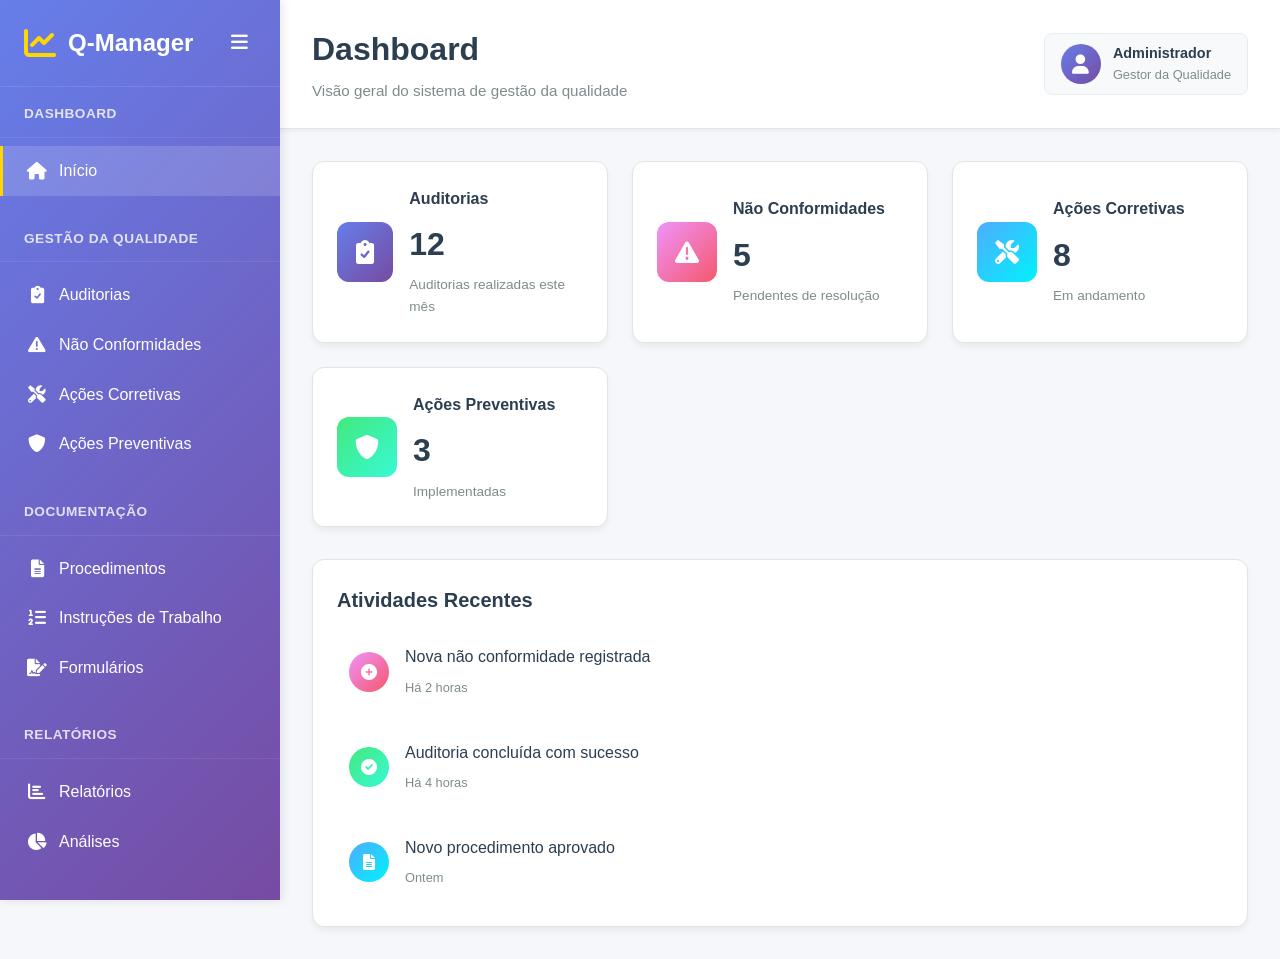
<file: index.html>
<!DOCTYPE html>
<html lang="pt-BR">
<head>
    <meta charset="UTF-8">
    <meta name="viewport" content="width=device-width, initial-scale=1.0">
    <title>Q-Manager - Sistema de Gerenciamento da Qualidade</title>
    <link rel="stylesheet" href="styles.css">
    <link href="https://cdnjs.cloudflare.com/ajax/libs/font-awesome/6.0.0/css/all.min.css" rel="stylesheet">
</head>
<body>
    <div class="app-container">
        <!-- Sidebar -->
        <nav class="sidebar">
            <div class="sidebar-header">
                <div class="logo">
                    <i class="fas fa-chart-line"></i>
                    <span>Q-Manager</span>
                </div>
                <button class="sidebar-toggle" id="sidebarToggle">
                    <i class="fas fa-bars"></i>
                </button>
            </div>
            
            <div class="sidebar-menu">
                <div class="menu-section">
                    <h3>Dashboard</h3>
                    <ul class="menu-items">
                        <li class="menu-item active" data-page="dashboard">
                            <i class="fas fa-home"></i>
                            <span>Início</span>
                        </li>
                    </ul>
                </div>
                
                <div class="menu-section">
                    <h3>Gestão da Qualidade</h3>
                    <ul class="menu-items">
                        <li class="menu-item" data-page="audits">
                            <i class="fas fa-clipboard-check"></i>
                            <span>Auditorias</span>
                        </li>
                        <li class="menu-item" data-page="non-conformities">
                            <i class="fas fa-exclamation-triangle"></i>
                            <span>Não Conformidades</span>
                        </li>
                        <li class="menu-item" data-page="corrective-actions">
                            <i class="fas fa-tools"></i>
                            <span>Ações Corretivas</span>
                        </li>
                        <li class="menu-item" data-page="preventive-actions">
                            <i class="fas fa-shield-alt"></i>
                            <span>Ações Preventivas</span>
                        </li>
                    </ul>
                </div>
                
                <div class="menu-section">
                    <h3>Documentação</h3>
                    <ul class="menu-items">
                        <li class="menu-item" data-page="procedures">
                            <i class="fas fa-file-alt"></i>
                            <span>Procedimentos</span>
                        </li>
                        <li class="menu-item" data-page="work-instructions">
                            <i class="fas fa-list-ol"></i>
                            <span>Instruções de Trabalho</span>
                        </li>
                        <li class="menu-item" data-page="forms">
                            <i class="fas fa-file-signature"></i>
                            <span>Formulários</span>
                        </li>
                    </ul>
                </div>
                
                <div class="menu-section">
                    <h3>Relatórios</h3>
                    <ul class="menu-items">
                        <li class="menu-item" data-page="reports">
                            <i class="fas fa-chart-bar"></i>
                            <span>Relatórios</span>
                        </li>
                        <li class="menu-item" data-page="analytics">
                            <i class="fas fa-chart-pie"></i>
                            <span>Análises</span>
                        </li>
                    </ul>
                </div>
                
                <div class="menu-section">
                    <h3>Configurações</h3>
                    <ul class="menu-items">
                        <li class="menu-item" data-page="users">
                            <i class="fas fa-users"></i>
                            <span>Usuários</span>
                        </li>
                        <li class="menu-item" data-page="settings">
                            <i class="fas fa-cog"></i>
                            <span>Configurações</span>
                        </li>
                    </ul>
                </div>
            </div>
        </nav>
        
        <!-- Main Content -->
        <main class="main-content">
            <header class="top-header">
                <div class="header-left">
                    <h1 id="pageTitle">Dashboard</h1>
                    <p id="pageDescription">Visão geral do sistema de gestão da qualidade</p>
                </div>
                <div class="header-right">
                    <div class="user-info">
                        <div class="user-avatar">
                            <i class="fas fa-user"></i>
                        </div>
                        <div class="user-details">
                            <span class="user-name">Administrador</span>
                            <span class="user-role">Gestor da Qualidade</span>
                        </div>
                    </div>
                </div>
            </header>
            
            <div class="content-area">
                <div id="pageContent" class="page-content">
                    <!-- Dashboard Content -->
                    <div class="dashboard-grid">
                        <div class="dashboard-card">
                            <div class="card-icon">
                                <i class="fas fa-clipboard-check"></i>
                            </div>
                            <div class="card-content">
                                <h3>Auditorias</h3>
                                <p class="card-number">12</p>
                                <p class="card-description">Auditorias realizadas este mês</p>
                            </div>
                        </div>
                        
                        <div class="dashboard-card">
                            <div class="card-icon">
                                <i class="fas fa-exclamation-triangle"></i>
                            </div>
                            <div class="card-content">
                                <h3>Não Conformidades</h3>
                                <p class="card-number">5</p>
                                <p class="card-description">Pendentes de resolução</p>
                            </div>
                        </div>
                        
                        <div class="dashboard-card">
                            <div class="card-icon">
                                <i class="fas fa-tools"></i>
                            </div>
                            <div class="card-content">
                                <h3>Ações Corretivas</h3>
                                <p class="card-number">8</p>
                                <p class="card-description">Em andamento</p>
                            </div>
                        </div>
                        
                        <div class="dashboard-card">
                            <div class="card-icon">
                                <i class="fas fa-shield-alt"></i>
                            </div>
                            <div class="card-content">
                                <h3>Ações Preventivas</h3>
                                <p class="card-number">3</p>
                                <p class="card-description">Implementadas</p>
                            </div>
                        </div>
                    </div>
                    
                    <div class="recent-activities">
                        <h2>Atividades Recentes</h2>
                        <div class="activity-list">
                            <div class="activity-item">
                                <div class="activity-icon">
                                    <i class="fas fa-plus-circle"></i>
                                </div>
                                <div class="activity-content">
                                    <p>Nova não conformidade registrada</p>
                                    <span class="activity-time">Há 2 horas</span>
                                </div>
                            </div>
                            <div class="activity-item">
                                <div class="activity-icon">
                                    <i class="fas fa-check-circle"></i>
                                </div>
                                <div class="activity-content">
                                    <p>Auditoria concluída com sucesso</p>
                                    <span class="activity-time">Há 4 horas</span>
                                </div>
                            </div>
                            <div class="activity-item">
                                <div class="activity-icon">
                                    <i class="fas fa-file-alt"></i>
                                </div>
                                <div class="activity-content">
                                    <p>Novo procedimento aprovado</p>
                                    <span class="activity-time">Ontem</span>
                                </div>
                            </div>
                        </div>
                    </div>
                </div>
            </div>
        </main>
    </div>
    
    <script src="script.js"></script>
</body>
</html>
</file>
<file: styles.css>
/* Reset e configurações básicas */
* {
    margin: 0;
    padding: 0;
    box-sizing: border-box;
}

body {
    font-family: 'Segoe UI', Tahoma, Geneva, Verdana, sans-serif;
    background-color: #f5f7fa;
    color: #333;
    line-height: 1.6;
}

/* Container principal */
.app-container {
    display: flex;
    min-height: 100vh;
}

/* Sidebar */
.sidebar {
    width: 280px;
    background: linear-gradient(135deg, #667eea 0%, #764ba2 100%);
    color: white;
    position: fixed;
    height: 100vh;
    left: 0;
    top: 0;
    z-index: 1000;
    transition: transform 0.3s ease;
    box-shadow: 2px 0 10px rgba(0,0,0,0.1);
}

.sidebar.collapsed {
    transform: translateX(-100%);
}

.sidebar-header {
    padding: 1.5rem;
    border-bottom: 1px solid rgba(255,255,255,0.1);
    display: flex;
    align-items: center;
    justify-content: space-between;
}

.logo {
    display: flex;
    align-items: center;
    gap: 0.75rem;
    font-size: 1.5rem;
    font-weight: bold;
}

.logo i {
    font-size: 2rem;
    color: #ffd700;
}

.sidebar-toggle {
    background: none;
    border: none;
    color: white;
    font-size: 1.2rem;
    cursor: pointer;
    padding: 0.5rem;
    border-radius: 4px;
    transition: background-color 0.3s ease;
}

.sidebar-toggle:hover {
    background-color: rgba(255,255,255,0.1);
}

.sidebar-menu {
    padding: 1rem 0;
    overflow-y: auto;
    height: calc(100vh - 100px);
}

.menu-section {
    margin-bottom: 2rem;
}

.menu-section h3 {
    padding: 0 1.5rem 0.75rem;
    font-size: 0.85rem;
    text-transform: uppercase;
    letter-spacing: 0.5px;
    opacity: 0.8;
    border-bottom: 1px solid rgba(255,255,255,0.1);
    margin-bottom: 0.5rem;
}

.menu-items {
    list-style: none;
}

.menu-item {
    display: flex;
    align-items: center;
    gap: 0.75rem;
    padding: 0.75rem 1.5rem;
    cursor: pointer;
    transition: all 0.3s ease;
    border-left: 3px solid transparent;
}

.menu-item:hover {
    background-color: rgba(255,255,255,0.1);
    border-left-color: #ffd700;
}

.menu-item.active {
    background-color: rgba(255,255,255,0.15);
    border-left-color: #ffd700;
}

.menu-item i {
    width: 20px;
    text-align: center;
    font-size: 1.1rem;
}

.menu-item span {
    font-weight: 500;
}

/* Main Content */
.main-content {
    flex: 1;
    margin-left: 280px;
    transition: margin-left 0.3s ease;
}

.main-content.expanded {
    margin-left: 0;
}

.top-header {
    background: white;
    padding: 1.5rem 2rem;
    border-bottom: 1px solid #e1e5e9;
    display: flex;
    justify-content: space-between;
    align-items: center;
    box-shadow: 0 2px 4px rgba(0,0,0,0.05);
}

.header-left h1 {
    font-size: 2rem;
    color: #2c3e50;
    margin-bottom: 0.25rem;
}

.header-left p {
    color: #7f8c8d;
    font-size: 0.95rem;
}

.header-right {
    display: flex;
    align-items: center;
}

.user-info {
    display: flex;
    align-items: center;
    gap: 0.75rem;
    padding: 0.5rem 1rem;
    border-radius: 8px;
    background-color: #f8f9fa;
    border: 1px solid #e9ecef;
}

.user-avatar {
    width: 40px;
    height: 40px;
    background: linear-gradient(135deg, #667eea 0%, #764ba2 100%);
    border-radius: 50%;
    display: flex;
    align-items: center;
    justify-content: center;
    color: white;
    font-size: 1.2rem;
}

.user-details {
    display: flex;
    flex-direction: column;
}

.user-name {
    font-weight: 600;
    color: #2c3e50;
    font-size: 0.9rem;
}

.user-role {
    font-size: 0.8rem;
    color: #7f8c8d;
}

/* Content Area */
.content-area {
    padding: 2rem;
}

.page-content {
    max-width: 1200px;
}

/* Dashboard Grid */
.dashboard-grid {
    display: grid;
    grid-template-columns: repeat(auto-fit, minmax(280px, 1fr));
    gap: 1.5rem;
    margin-bottom: 2rem;
}

.dashboard-card {
    background: white;
    border-radius: 12px;
    padding: 1.5rem;
    box-shadow: 0 4px 6px rgba(0,0,0,0.05);
    border: 1px solid #e1e5e9;
    display: flex;
    align-items: center;
    gap: 1rem;
    transition: transform 0.3s ease, box-shadow 0.3s ease;
}

.dashboard-card:hover {
    transform: translateY(-2px);
    box-shadow: 0 8px 25px rgba(0,0,0,0.1);
}

.card-icon {
    width: 60px;
    height: 60px;
    border-radius: 12px;
    display: flex;
    align-items: center;
    justify-content: center;
    font-size: 1.5rem;
    color: white;
}

.dashboard-card:nth-child(1) .card-icon {
    background: linear-gradient(135deg, #667eea 0%, #764ba2 100%);
}

.dashboard-card:nth-child(2) .card-icon {
    background: linear-gradient(135deg, #f093fb 0%, #f5576c 100%);
}

.dashboard-card:nth-child(3) .card-icon {
    background: linear-gradient(135deg, #4facfe 0%, #00f2fe 100%);
}

.dashboard-card:nth-child(4) .card-icon {
    background: linear-gradient(135deg, #43e97b 0%, #38f9d7 100%);
}

.card-content h3 {
    font-size: 1rem;
    color: #2c3e50;
    margin-bottom: 0.5rem;
    font-weight: 600;
}

.card-number {
    font-size: 2rem;
    font-weight: bold;
    color: #2c3e50;
    margin-bottom: 0.25rem;
}

.card-description {
    font-size: 0.85rem;
    color: #7f8c8d;
}

/* Recent Activities */
.recent-activities {
    background: white;
    border-radius: 12px;
    padding: 1.5rem;
    box-shadow: 0 4px 6px rgba(0,0,0,0.05);
    border: 1px solid #e1e5e9;
}

.recent-activities h2 {
    font-size: 1.25rem;
    color: #2c3e50;
    margin-bottom: 1rem;
    font-weight: 600;
}

.activity-list {
    display: flex;
    flex-direction: column;
    gap: 1rem;
}

.activity-item {
    display: flex;
    align-items: center;
    gap: 1rem;
    padding: 0.75rem;
    border-radius: 8px;
    transition: background-color 0.3s ease;
}

.activity-item:hover {
    background-color: #f8f9fa;
}

.activity-icon {
    width: 40px;
    height: 40px;
    border-radius: 50%;
    display: flex;
    align-items: center;
    justify-content: center;
    font-size: 1rem;
    color: white;
}

.activity-item:nth-child(1) .activity-icon {
    background: linear-gradient(135deg, #f093fb 0%, #f5576c 100%);
}

.activity-item:nth-child(2) .activity-icon {
    background: linear-gradient(135deg, #43e97b 0%, #38f9d7 100%);
}

.activity-item:nth-child(3) .activity-icon {
    background: linear-gradient(135deg, #4facfe 0%, #00f2fe 100%);
}

.activity-content p {
    font-weight: 500;
    color: #2c3e50;
    margin-bottom: 0.25rem;
}

.activity-time {
    font-size: 0.8rem;
    color: #7f8c8d;
}

/* Responsive Design */
@media (max-width: 768px) {
    .sidebar {
        transform: translateX(-100%);
    }
    
    .sidebar.open {
        transform: translateX(0);
    }
    
    .main-content {
        margin-left: 0;
    }
    
    .dashboard-grid {
        grid-template-columns: 1fr;
    }
    
    .top-header {
        padding: 1rem;
    }
    
    .content-area {
        padding: 1rem;
    }
    
    .user-details {
        display: none;
    }
}

/* Animações */
@keyframes fadeIn {
    from {
        opacity: 0;
        transform: translateY(20px);
    }
    to {
        opacity: 1;
        transform: translateY(0);
    }
}

.page-content {
    animation: fadeIn 0.5s ease;
}

/* Scrollbar personalizada */
.sidebar-menu::-webkit-scrollbar {
    width: 4px;
}

.sidebar-menu::-webkit-scrollbar-track {
    background: rgba(255,255,255,0.1);
}

.sidebar-menu::-webkit-scrollbar-thumb {
    background: rgba(255,255,255,0.3);
    border-radius: 2px;
}

.sidebar-menu::-webkit-scrollbar-thumb:hover {
    background: rgba(255,255,255,0.5);
}
</file>
